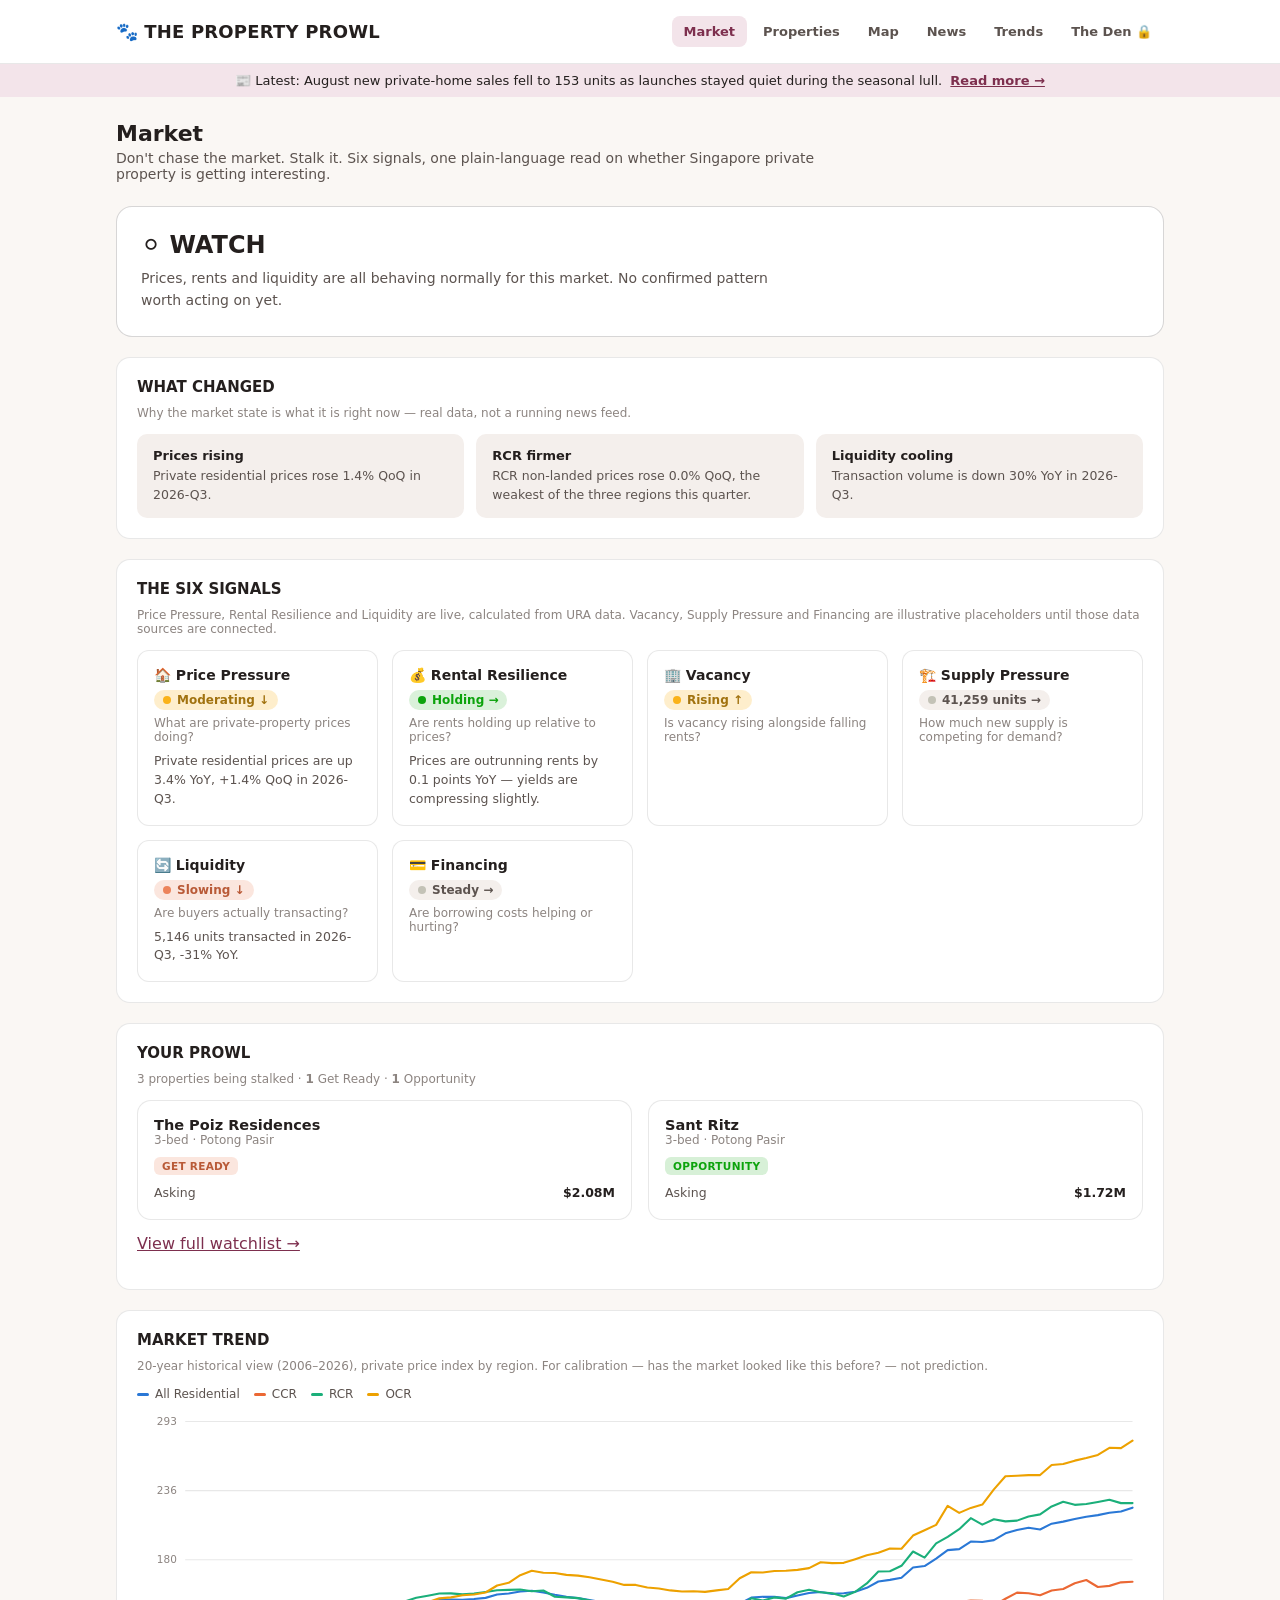
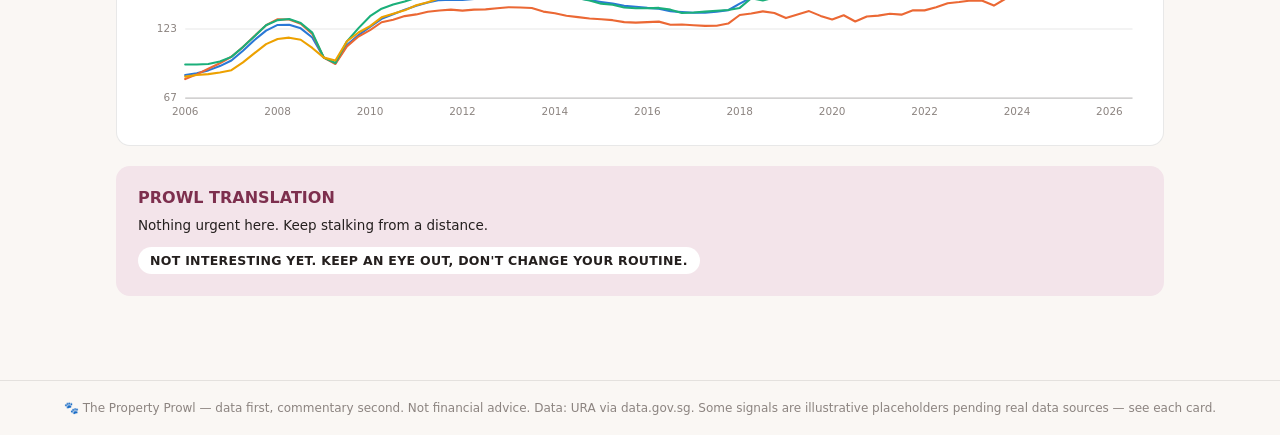
<file: index.html>
<!DOCTYPE html>
<html lang="en">
<head>
<meta charset="UTF-8">
<meta name="viewport" content="width=device-width, initial-scale=1.0">
<title>The Property Prowl — Market</title>
<link rel="stylesheet" href="shared/brand.css">
</head>
<body data-page="market">
  <div class="wrap">
    <header class="page-head">
      <h1>Market</h1>
      <p class="sub">Don't chase the market. Stalk it. Six signals, one plain-language read on whether Singapore private property is getting interesting.</p>
    </header>

    <div id="stateCard"></div>

    <div class="panel">
      <h2>WHAT CHANGED</h2>
      <p class="desc">Why the market state is what it is right now — real data, not a running news feed.</p>
      <div class="wc-grid" id="wcGrid"></div>
    </div>

    <div class="panel">
      <h2>THE SIX SIGNALS</h2>
      <p class="desc">Price Pressure, Rental Resilience and Liquidity are live, calculated from URA data. Vacancy, Supply Pressure and Financing are illustrative placeholders until those data sources are connected.</p>
      <div class="signal-grid" id="signalGrid"></div>
    </div>

    <div class="panel" id="yourProwlPanel"></div>

    <div class="panel">
      <h2>MARKET TREND</h2>
      <p class="desc">20-year historical view (2006–2026), private price index by region. For calibration — has the market looked like this before? — not prediction.</p>
      <div class="legend" id="trendLegend"></div>
      <div id="trendChart"></div>
    </div>

    <div id="translationCard"></div>
  </div>
  <div class="tooltip" id="tooltip"></div>
  <script src="shared/news-data.js"></script>
  <script src="shared/nav.js"></script>
  <script src="shared/data.js"></script>
  <script src="shared/charts.js"></script>
  <script src="shared/properties-store.js"></script>
  <script src="js/app-market.js"></script>
</body>
</html>
</file>
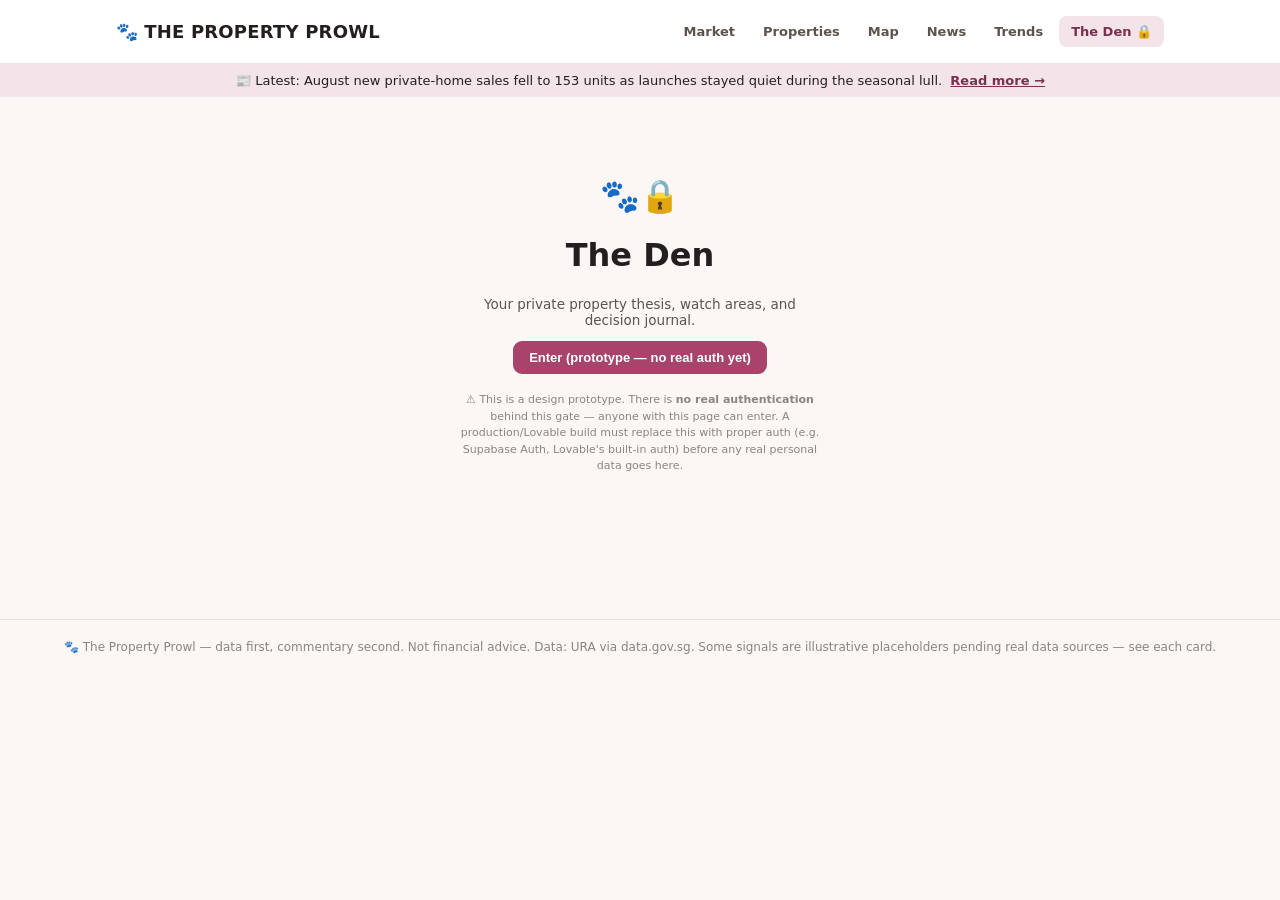
<file: den.html>
<!DOCTYPE html>
<html lang="en">
<head>
<meta charset="UTF-8">
<meta name="viewport" content="width=device-width, initial-scale=1.0">
<title>The Property Prowl — The Den</title>
<link rel="stylesheet" href="shared/brand.css">
</head>
<body data-page="den">
  <div class="wrap">
    <div id="gate" class="den-gate">
      <div class="paw">🐾🔒</div>
      <h1>The Den</h1>
      <p style="color:var(--text-secondary);font-size:13.5px;">Your private property thesis, watch areas, and decision journal.</p>
      <button class="btn" id="btnEnter">Enter (prototype — no real auth yet)</button>
      <p class="warn">⚠️ This is a design prototype. There is <b>no real authentication</b> behind this gate — anyone with this page can enter. A production/Lovable build must replace this with proper auth (e.g. Supabase Auth, Lovable's built-in auth) before any real personal data goes here.</p>
    </div>

    <div id="denContent" style="display:none;">
      <header class="page-head">
        <h1>The Den 🔒</h1>
        <p class="sub">Private layer. Not shown to other users of this product.</p>
      </header>

      <div class="panel">
        <h2>My Property #2 Thesis</h2>
        <p class="desc">Why we're looking, in our own words.</p>
        <textarea id="thesisText" style="width:100%;min-height:90px;background:var(--surface-2);border:1px solid var(--border);border-radius:8px;padding:10px;font-family:inherit;font-size:13px;color:var(--text-primary);" placeholder="e.g. Looking for a rental-now / home-later 3-bed in the OCR/city-fringe, targeting yield above 3.5% at entry..."></textarea>
        <div style="margin-top:8px;"><button class="btn ghost" id="btnSaveThesis">Save</button></div>
      </div>

      <div class="panel">
        <h2>Watch Areas</h2>
        <p class="desc">Current priority locations (from the default watchlist).</p>
        <div class="tag-row">
          <span class="tag" style="background:var(--surface-2);color:var(--text-secondary);">Serangoon</span>
          <span class="tag" style="background:var(--surface-2);color:var(--text-secondary);">Kovan</span>
          <span class="tag" style="background:var(--surface-2);color:var(--text-secondary);">Bartley</span>
          <span class="tag" style="background:var(--surface-2);color:var(--text-secondary);">Bishan</span>
          <span class="tag" style="background:var(--surface-2);color:var(--text-secondary);">Thomson</span>
          <span class="tag" style="background:var(--surface-2);color:var(--text-secondary);">Toa Payoh</span>
          <span class="tag" style="background:var(--surface-2);color:var(--text-secondary);">Potong Pasir</span>
          <span class="tag" style="background:var(--surface-2);color:var(--text-secondary);">Paya Lebar</span>
          <span class="tag" style="background:var(--surface-2);color:var(--text-secondary);">MacPherson</span>
          <span class="tag" style="background:var(--surface-2);color:var(--text-secondary);">Katong</span>
        </div>
        <p class="desc" style="margin-top:10px;">Plus broader OCR and selected RCR / city-fringe. Excludes CCR.</p>
      </div>

      <div class="panel">
        <h2>Property Criteria</h2>
        <p class="desc">What qualifies as interesting, for us specifically.</p>
        <ul style="font-size:13px;color:var(--text-secondary);line-height:1.8;">
          <li>2–3 bedrooms</li>
          <li>Condo, EC, Landed, New Launch or Resale</li>
          <li>Purpose: rental now + potential future home later</li>
          <li>Gross yield at asking: 3.5%+ preferred (see Rental Thresholds)</li>
        </ul>
      </div>

      <div class="panel">
        <h2>Decision Journal</h2>
        <p class="desc">What the market looked like, what we considered, why we did or didn't act.</p>
        <div id="journalList"></div>
        <div style="margin-top:12px;">
          <div class="field"><label>New entry</label><textarea id="journalEntry" style="width:100%;min-height:60px;background:var(--surface-2);border:1px solid var(--border);border-radius:8px;padding:10px;font-family:inherit;font-size:13px;color:var(--text-primary);" placeholder="What happened, what we're thinking..."></textarea></div>
          <button class="btn ghost" id="btnAddJournal">Add entry</button>
        </div>
      </div>

      <div class="panel">
        <h2>Why We Haven't Bought Yet</h2>
        <p class="desc" id="whyNotYet"></p>
      </div>

      <div class="panel">
        <span class="badge-illustrative" style="position:static;display:inline-block;margin-bottom:8px;">Illustrative</span>
        <h2>Market Snapshots</h2>
        <p class="desc">Historical snapshots of the dashboard at different points in time — not built yet. Would require periodically archiving the market state.</p>
      </div>
    </div>
  </div>
  <script src="shared/news-data.js"></script>
  <script src="shared/nav.js"></script>
  <script src="shared/data.js"></script>
  <script src="js/app-den.js"></script>
</body>
</html>
</file>
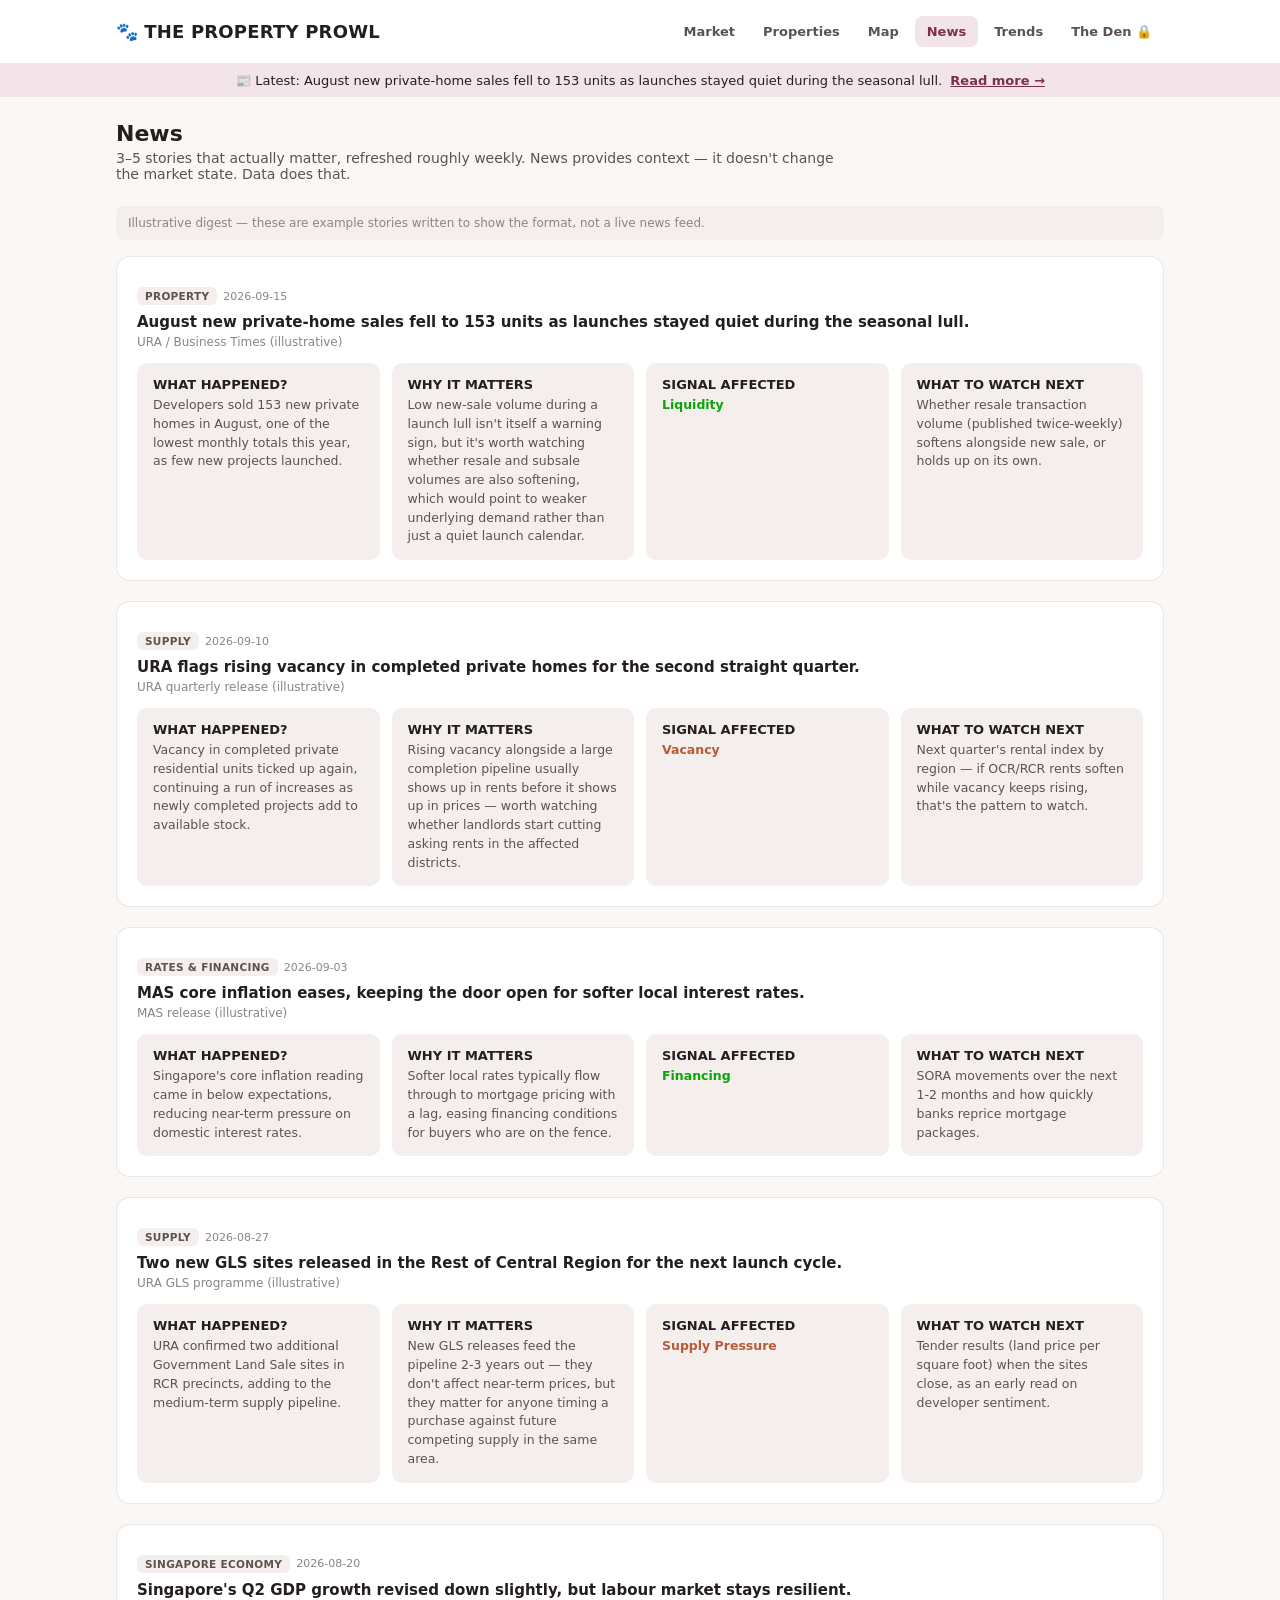
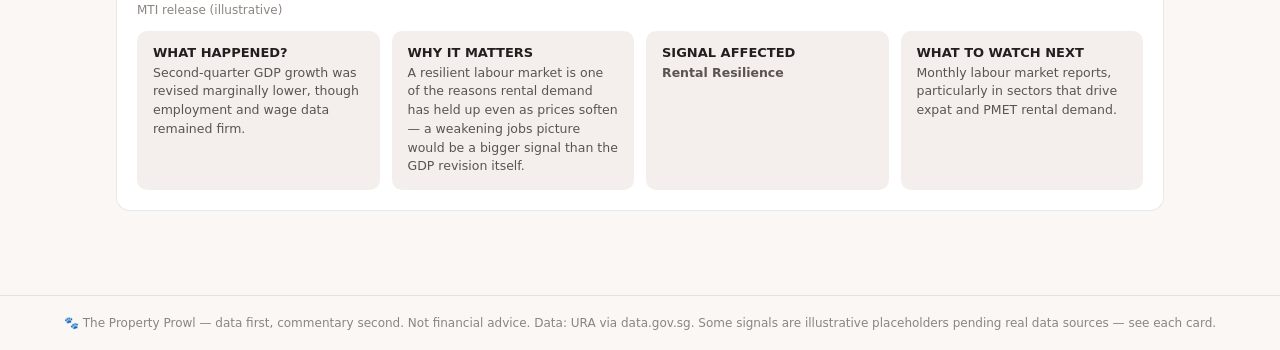
<file: news.html>
<!DOCTYPE html>
<html lang="en">
<head>
<meta charset="UTF-8">
<meta name="viewport" content="width=device-width, initial-scale=1.0">
<title>The Property Prowl — News</title>
<link rel="stylesheet" href="shared/brand.css">
</head>
<body data-page="news">
  <div class="wrap">
    <header class="page-head">
      <h1>News</h1>
      <p class="sub">3–5 stories that actually matter, refreshed roughly weekly. News provides context — it doesn't change the market state. Data does that.</p>
    </header>
    <div class="data-note">Illustrative digest — these are example stories written to show the format, not a live news feed.</div>
    <div id="newsList"></div>
  </div>
  <script src="shared/news-data.js"></script>
  <script src="shared/nav.js"></script>
  <script src="js/app-news.js"></script>
</body>
</html>
</file>
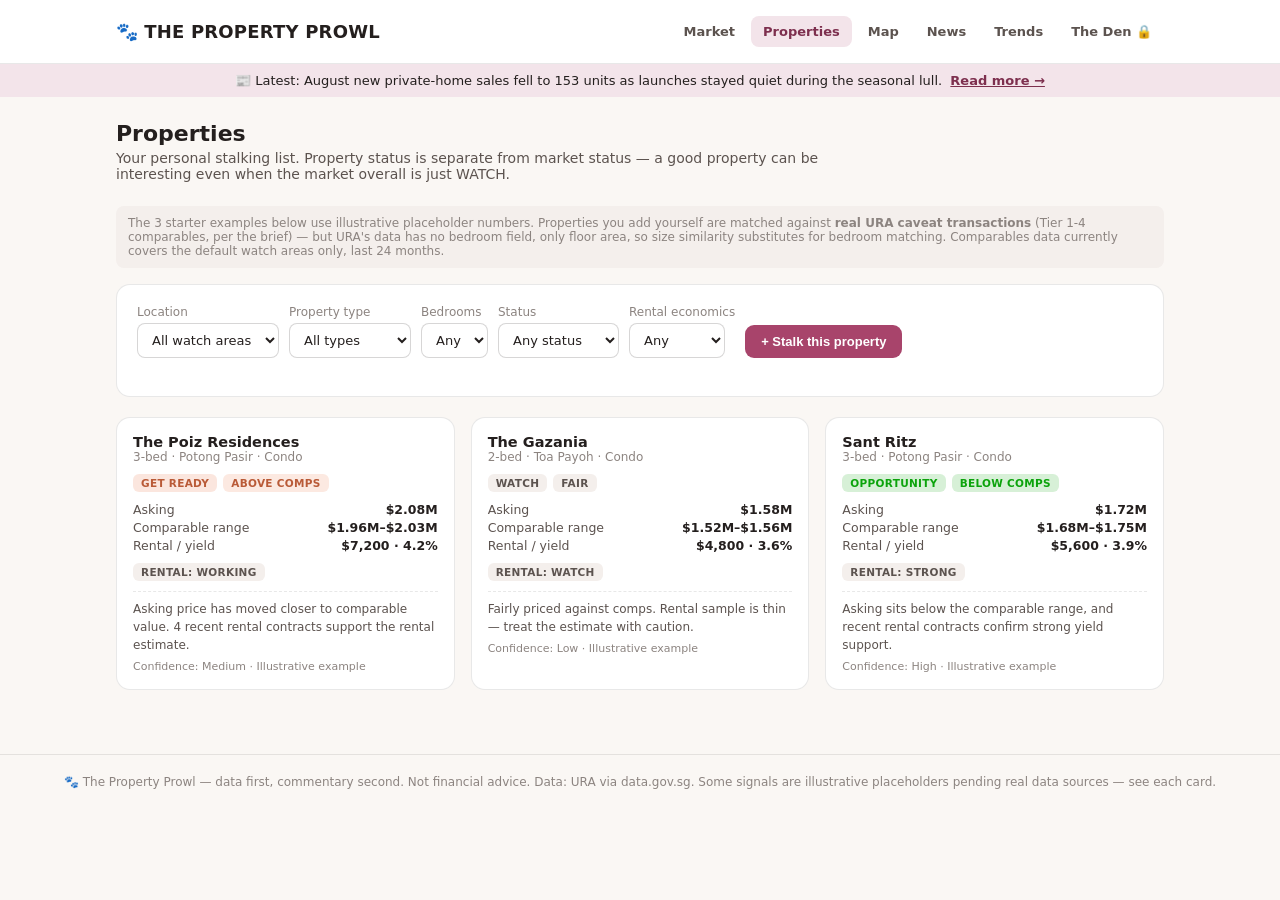
<file: properties.html>
<!DOCTYPE html>
<html lang="en">
<head>
<meta charset="UTF-8">
<meta name="viewport" content="width=device-width, initial-scale=1.0">
<title>The Property Prowl — Properties</title>
<link rel="stylesheet" href="shared/brand.css">
</head>
<body data-page="properties">
  <div class="wrap">
    <header class="page-head">
      <h1>Properties</h1>
      <p class="sub">Your personal stalking list. Property status is separate from market status — a good property can be interesting even when the market overall is just WATCH.</p>
    </header>

    <div class="data-note">The 3 starter examples below use illustrative placeholder numbers. Properties you add yourself are matched against <b>real URA caveat transactions</b> (Tier 1-4 comparables, per the brief) — but URA's data has no bedroom field, only floor area, so size similarity substitutes for bedroom matching. Comparables data currently covers the default watch areas only, last 24 months.</div>

    <div class="panel">
      <div class="filters">
        <div class="field">
          <label>Location</label>
          <select id="fLocation">
            <option value="">All watch areas</option>
            <option>Serangoon</option><option>Kovan</option><option>Bartley</option><option>Bishan</option>
            <option>Thomson</option><option>Toa Payoh</option><option>Potong Pasir</option><option>Paya Lebar</option>
            <option>MacPherson</option><option>Katong</option>
          </select>
        </div>
        <div class="field">
          <label>Property type</label>
          <select id="fType">
            <option value="">All types</option>
            <option>Condo</option><option>EC</option><option>Landed</option><option>New Launch</option><option>Resale</option>
          </select>
        </div>
        <div class="field">
          <label>Bedrooms</label>
          <select id="fBedrooms">
            <option value="">Any</option><option value="2">2</option><option value="3">3</option>
          </select>
        </div>
        <div class="field">
          <label>Status</label>
          <select id="fStatus">
            <option value="">Any status</option>
            <option value="WATCH">Watch</option><option value="STALKING">Stalking</option>
            <option value="GET_READY">Get Ready</option><option value="OPPORTUNITY">Opportunity</option>
          </select>
        </div>
        <div class="field">
          <label>Rental economics</label>
          <select id="fRental">
            <option value="">Any</option>
            <option value="weak">Weak</option><option value="watch">Watch</option>
            <option value="working">Working</option><option value="strong">Strong</option>
          </select>
        </div>
        <button class="btn" id="btnAdd">+ Stalk this property</button>
      </div>
    </div>

    <div class="panel" id="addPanel" style="display:none;">
      <h2>+ STALK THIS PROPERTY</h2>
      <p class="desc">No automated listing lookup yet — enter what you know manually. Development name should match the official URA project name for real comparables to match (e.g. "SANT RITZ") — try a watch-area project if you're testing.</p>
      <form id="addForm">
        <div class="filters">
          <div class="field"><label>Listing URL (optional)</label><input type="url" id="inUrl" placeholder="https://..."></div>
          <div class="field"><label>Development (URA project name)</label><input type="text" id="inName" required placeholder="e.g. SANT RITZ"></div>
          <div class="field">
            <label>Location</label>
            <select id="inArea" required>
              <option value="">Select...</option>
              <option>Serangoon</option><option>Kovan</option><option>Bartley</option><option>Bishan</option>
              <option>Thomson</option><option>Toa Payoh</option><option>Potong Pasir</option><option>Paya Lebar</option>
              <option>MacPherson</option><option>Katong</option>
            </select>
          </div>
          <div class="field"><label>Size (sqft)</label><input type="number" id="inSize" min="200" step="10" placeholder="e.g. 950"></div>
          <div class="field">
            <label>Property type</label>
            <select id="inPropertyType">
              <option value="">Unspecified</option>
              <option value="Condominium">Condominium</option>
              <option value="Apartment">Apartment</option>
              <option value="Executive Condominium">Executive Condominium</option>
              <option value="Terrace">Terrace</option>
              <option value="Semi-detached">Semi-detached</option>
              <option value="Detached">Detached</option>
            </select>
          </div>
          <div class="field"><label>Bedrooms</label><input type="number" id="inBedrooms" min="1" max="6" value="3"></div>
          <div class="field"><label>Asking price ($)</label><input type="number" id="inAsking" min="0" step="1000" required></div>
        </div>
        <button class="btn" type="submit">Add to Prowl</button>
        <button class="btn ghost" type="button" id="btnCancelAdd">Cancel</button>
        <span id="addStatus" style="font-size:12px;color:var(--text-muted);margin-left:8px;"></span>
      </form>
    </div>

    <div class="property-grid" id="propertyGrid"></div>
  </div>
  <div class="tooltip" id="tooltip"></div>
  <script src="shared/news-data.js"></script>
  <script src="shared/nav.js"></script>
  <script src="shared/properties-store.js"></script>
  <script src="shared/districts.js"></script>
  <script src="shared/comparables.js"></script>
  <script src="js/app-properties.js"></script>
</body>
</html>
</file>
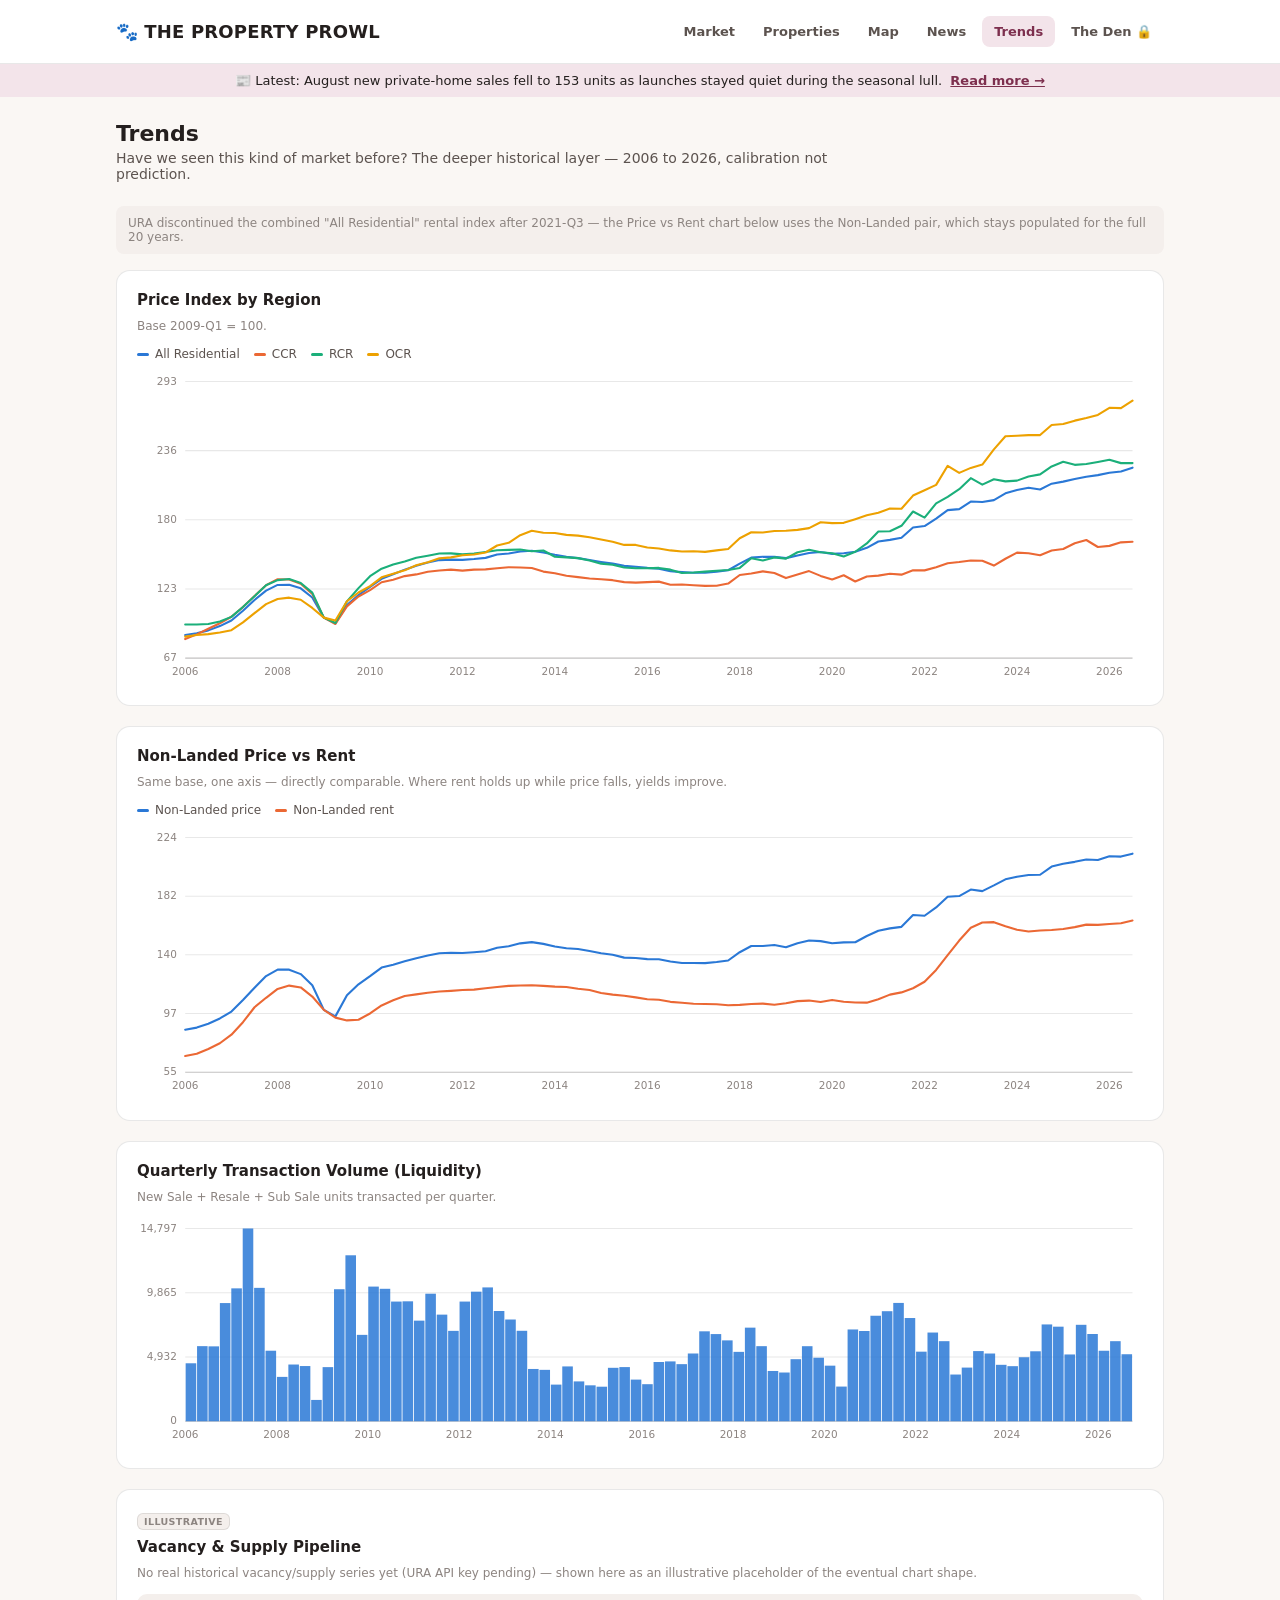
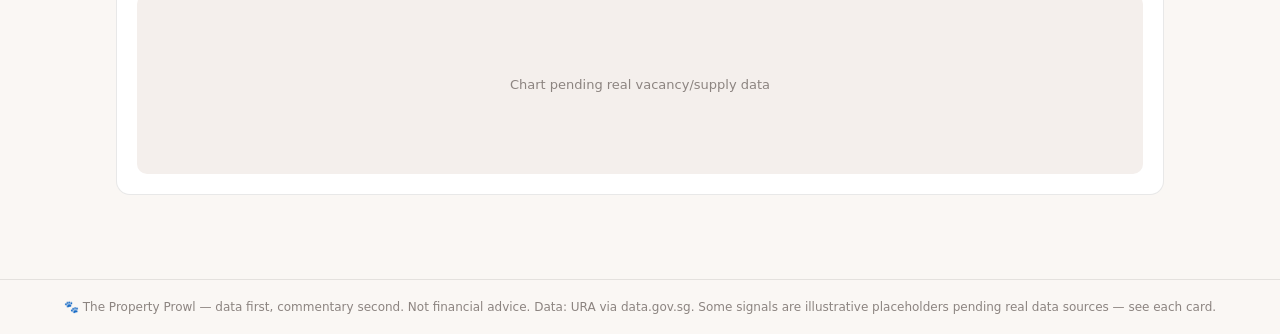
<file: trends.html>
<!DOCTYPE html>
<html lang="en">
<head>
<meta charset="UTF-8">
<meta name="viewport" content="width=device-width, initial-scale=1.0">
<title>The Property Prowl — Trends</title>
<link rel="stylesheet" href="shared/brand.css">
</head>
<body data-page="trends">
  <div class="wrap">
    <header class="page-head">
      <h1>Trends</h1>
      <p class="sub">Have we seen this kind of market before? The deeper historical layer — 2006 to 2026, calibration not prediction.</p>
    </header>

    <div class="data-note">URA discontinued the combined "All Residential" rental index after 2021-Q3 — the Price vs Rent chart below uses the Non-Landed pair, which stays populated for the full 20 years.</div>

    <div class="panel">
      <h2>Price Index by Region</h2>
      <p class="desc">Base 2009-Q1 = 100.</p>
      <div class="legend" id="legendPrice"></div>
      <div id="chartPrice"></div>
    </div>

    <div class="panel">
      <h2>Non-Landed Price vs Rent</h2>
      <p class="desc">Same base, one axis — directly comparable. Where rent holds up while price falls, yields improve.</p>
      <div class="legend" id="legendRent"></div>
      <div id="chartRent"></div>
    </div>

    <div class="panel">
      <h2>Quarterly Transaction Volume (Liquidity)</h2>
      <p class="desc">New Sale + Resale + Sub Sale units transacted per quarter.</p>
      <div id="chartLiquidity"></div>
    </div>

    <div class="panel">
      <span class="badge-illustrative" style="position:static;display:inline-block;margin-bottom:8px;">Illustrative</span>
      <h2>Vacancy & Supply Pipeline</h2>
      <p class="desc">No real historical vacancy/supply series yet (URA API key pending) — shown here as an illustrative placeholder of the eventual chart shape.</p>
      <div id="chartSupplyPlaceholder" style="height:180px;display:flex;align-items:center;justify-content:center;color:var(--text-muted);font-size:13px;background:var(--surface-2);border-radius:10px;">Chart pending real vacancy/supply data</div>
    </div>
  </div>
  <div class="tooltip" id="tooltip"></div>
  <script src="shared/news-data.js"></script>
  <script src="shared/nav.js"></script>
  <script src="shared/data.js"></script>
  <script src="shared/charts.js"></script>
  <script src="js/app-trends.js"></script>
</body>
</html>
</file>
<file: shared/brand.css>
/* The Property Prowl -- shared brand + component styles across all pages.
   Data-viz colors (chart series, status tiers) are a SEPARATE palette from
   brand chrome (nav, buttons, cards) -- see prowl-data-tokens below. This
   keeps the validated accessible data palette untouched by brand styling. */

:root {
  color-scheme: light;
  /* brand chrome */
  --brand-accent:      #a8446b;
  --brand-accent-soft: #f3e4ea;
  --brand-accent-dark: #7d2f4e;
  --page-bg:           #faf7f4;
  --surface-1:         #ffffff;
  --surface-2:         #f4efec;
  --text-primary:      #241f1e;
  --text-secondary:    #5c534f;
  --text-muted:        #8c8480;
  --border:            rgba(36,31,30,0.10);
  --border-strong:     rgba(36,31,30,0.18);

  /* data tokens -- same validated set used in the first dashboard, do not
     repurpose these for brand chrome */
  --status-good:     #0ca30c;
  --status-warning:  #fab219;
  --status-serious:  #ec835a;
  --status-critical: #d03b3b;
  --status-neutral:  #c3c2b7;
  --series-1: #2a78d6;
  --series-2: #eb6834;
  --series-3: #1baf7a;
  --series-4: #eda100;
}
@media (prefers-color-scheme: dark) {
  :root:where(:not([data-theme="light"])) {
    color-scheme: dark;
    --brand-accent:      #d9749a;
    --brand-accent-soft: #3a2530;
    --brand-accent-dark: #f0a8c0;
    --page-bg:           #16130f;
    --surface-1:         #211d1a;
    --surface-2:         #2a2521;
    --text-primary:      #f7f4f1;
    --text-secondary:    #c9c0ba;
    --text-muted:        #93897f;
    --border:            rgba(255,255,255,0.10);
    --border-strong:     rgba(255,255,255,0.18);
    --series-1: #3987e5;
    --series-2: #d95926;
    --series-3: #199e70;
    --series-4: #c98500;
  }
}
:root[data-theme="dark"] {
  color-scheme: dark;
  --brand-accent:      #d9749a;
  --brand-accent-soft: #3a2530;
  --brand-accent-dark: #f0a8c0;
  --page-bg:           #16130f;
  --surface-1:         #211d1a;
  --surface-2:         #2a2521;
  --text-primary:      #f7f4f1;
  --text-secondary:    #c9c0ba;
  --text-muted:        #93897f;
  --border:            rgba(255,255,255,0.10);
  --border-strong:     rgba(255,255,255,0.18);
  --series-1: #3987e5;
  --series-2: #d95926;
  --series-3: #199e70;
  --series-4: #c98500;
}

* { box-sizing: border-box; }
html, body { margin: 0; padding: 0; }
body {
  background: var(--page-bg);
  color: var(--text-primary);
  font-family: system-ui, -apple-system, "Segoe UI", sans-serif;
}
a { color: var(--brand-accent-dark); }
.wrap { max-width: 1080px; margin: 0 auto; padding: 0 16px 64px; }

/* ---------- header / nav ---------- */
.prowl-header { border-bottom: 1px solid var(--border); background: var(--surface-1); margin-bottom: 0; }
.prowl-header-inner { max-width: 1080px; margin: 0 auto; padding: 16px; display: flex; align-items: center; justify-content: space-between; flex-wrap: wrap; gap: 12px; }
.prowl-logo { font-size: 18px; font-weight: 700; letter-spacing: 0.2px; color: var(--text-primary); text-decoration: none; }
.prowl-logo .paw { margin-right: 6px; }
.prowl-nav { display: flex; gap: 4px; flex-wrap: wrap; }
.prowl-nav a { text-decoration: none; color: var(--text-secondary); font-size: 13px; font-weight: 600; padding: 8px 12px; border-radius: 8px; }
.prowl-nav a:hover { background: var(--surface-2); }
.prowl-nav a.active { color: var(--brand-accent-dark); background: var(--brand-accent-soft); }
.prowl-alert { background: var(--brand-accent-soft); color: var(--text-primary); font-size: 13px; padding: 9px 16px; text-align: center; }
.prowl-alert a { color: var(--brand-accent-dark); font-weight: 600; margin-left: 4px; }

/* ---------- generic layout ---------- */
header.page-head { padding: 24px 0 4px; }
header.page-head h1 { font-size: 22px; margin: 0 0 4px; }
header.page-head p.sub { color: var(--text-secondary); margin: 0 0 20px; font-size: 14px; max-width: 720px; }

.panel {
  background: var(--surface-1); border: 1px solid var(--border); border-radius: 14px;
  padding: 20px; margin-bottom: 20px;
}
.panel h2 { font-size: 15px; margin: 0 0 10px; }
.panel p.desc { font-size: 12px; color: var(--text-muted); margin: 0 0 14px; }

/* ---------- market state card ---------- */
.state-card {
  border-radius: 16px; padding: 24px; margin-bottom: 20px; border: 1px solid var(--border-strong);
  background: var(--surface-1);
}
.state-card .state-name { font-size: 24px; font-weight: 700; display: flex; align-items: center; gap: 10px; margin-bottom: 8px; }
.state-card .state-dot { width: 14px; height: 14px; border-radius: 50%; display: inline-block; }
.state-card p { color: var(--text-secondary); font-size: 14px; margin: 0; max-width: 640px; line-height: 1.6; }

/* ---------- what changed ---------- */
.wc-grid { display: grid; grid-template-columns: repeat(auto-fit, minmax(220px,1fr)); gap: 12px; }
.wc-card { background: var(--surface-2); border-radius: 10px; padding: 14px 16px; }
.wc-card .title { font-weight: 700; font-size: 13px; margin-bottom: 4px; }
.wc-card .detail { font-size: 12.5px; color: var(--text-secondary); line-height: 1.5; }

/* ---------- six signal cards ---------- */
.signal-grid { display: grid; grid-template-columns: repeat(auto-fit, minmax(230px,1fr)); gap: 14px; }
.signal-card { background: var(--surface-1); border: 1px solid var(--border); border-radius: 12px; padding: 16px; position: relative; }
.signal-card .icon-row { display: flex; align-items: center; justify-content: space-between; margin-bottom: 6px; }
.signal-card .name { font-weight: 700; font-size: 14px; }
.signal-card .status-pill { display: inline-flex; align-items: center; gap: 6px; font-size: 12px; font-weight: 700; padding: 3px 9px; border-radius: 999px; }
.signal-card .status-pill .dot { width: 8px; height: 8px; border-radius: 50%; }
.signal-card .question { font-size: 12px; color: var(--text-muted); margin: 6px 0 8px; }
.signal-card .detail { font-size: 12.5px; color: var(--text-secondary); line-height: 1.5; }
.badge-illustrative { position: absolute; top: 12px; right: 12px; font-size: 9.5px; font-weight: 700; text-transform: uppercase; letter-spacing: 0.4px; color: var(--text-muted); background: var(--surface-2); border: 1px solid var(--border); padding: 2px 6px; border-radius: 6px; }

.status-good     { color: var(--status-good); }
.status-warning  { color: #a1720f; }
.status-serious  { color: #b95a37; }
.status-critical { color: var(--status-critical); }
.status-neutral  { color: var(--text-secondary); }
.dot-good     { background: var(--status-good); }
.dot-warning  { background: var(--status-warning); }
.dot-serious  { background: var(--status-serious); }
.dot-critical { background: var(--status-critical); }
.dot-neutral  { background: var(--status-neutral); }
.pill-good    { background: color-mix(in srgb, var(--status-good) 15%, transparent); }
.pill-warning { background: color-mix(in srgb, var(--status-warning) 22%, transparent); }
.pill-serious { background: color-mix(in srgb, var(--status-serious) 20%, transparent); }
.pill-critical{ background: color-mix(in srgb, var(--status-critical) 18%, transparent); }
.pill-neutral { background: var(--surface-2); }

/* ---------- prowl translation ---------- */
.translation-card {
  background: var(--brand-accent-soft); border-radius: 14px; padding: 22px; margin-bottom: 20px;
}
.translation-card .headline { font-size: 16px; font-weight: 700; color: var(--brand-accent-dark); margin-bottom: 8px; }
.translation-card .body { font-size: 13.5px; color: var(--text-primary); line-height: 1.6; margin-bottom: 10px; }
.translation-card .tag { display: inline-block; font-size: 12.5px; font-weight: 700; color: var(--text-primary); background: var(--surface-1); padding: 6px 12px; border-radius: 999px; }

/* ---------- buttons / inputs ---------- */
.btn { display: inline-flex; align-items: center; gap: 6px; background: var(--brand-accent); color: #fff; border: none; padding: 9px 16px; border-radius: 9px; font-size: 13px; font-weight: 700; cursor: pointer; }
.btn:hover { background: var(--brand-accent-dark); }
.btn.ghost { background: transparent; color: var(--brand-accent-dark); border: 1px solid var(--border-strong); }
select, input[type=text], input[type=number], input[type=url] {
  background: var(--surface-1); border: 1px solid var(--border-strong); color: var(--text-primary);
  border-radius: 8px; padding: 8px 10px; font-size: 13px; font-family: inherit;
}
label { font-size: 12px; color: var(--text-muted); display: block; margin-bottom: 4px; }
.field { margin-bottom: 12px; }

/* ---------- property cards ---------- */
.property-grid { display: grid; grid-template-columns: repeat(auto-fit, minmax(260px,1fr)); gap: 16px; }
.property-card { background: var(--surface-1); border: 1px solid var(--border); border-radius: 14px; padding: 16px; }
.property-card .dev-name { font-weight: 700; font-size: 14.5px; }
.property-card .meta { font-size: 12px; color: var(--text-muted); margin-bottom: 10px; }
.property-card .price-row { display: flex; justify-content: space-between; font-size: 12.5px; margin: 3px 0; color: var(--text-secondary); }
.property-card .price-row b { color: var(--text-primary); }
.tag-row { display: flex; gap: 6px; flex-wrap: wrap; margin: 10px 0; }
.tag { font-size: 10.5px; font-weight: 700; text-transform: uppercase; letter-spacing: 0.3px; padding: 3px 8px; border-radius: 6px; }
.tag.status-watch      { background: var(--surface-2); color: var(--text-secondary); }
.tag.status-stalking   { background: color-mix(in srgb, var(--status-warning) 22%, transparent); color: #a1720f; }
.tag.status-get_ready  { background: color-mix(in srgb, var(--status-serious) 20%, transparent); color: #b95a37; }
.tag.status-opportunity{ background: color-mix(in srgb, var(--status-good) 16%, transparent); color: var(--status-good); }
.tag.value-below   { background: color-mix(in srgb, var(--status-good) 16%, transparent); color: var(--status-good); }
.tag.value-fair     { background: var(--surface-2); color: var(--text-secondary); }
.tag.value-above    { background: color-mix(in srgb, var(--status-serious) 18%, transparent); color: #b95a37; }
.property-card .note { font-size: 12px; color: var(--text-secondary); line-height: 1.5; margin-top: 8px; border-top: 1px dashed var(--border); padding-top: 8px; }
.confidence { font-size: 11px; color: var(--text-muted); margin-top: 6px; }

/* ---------- filters bar ---------- */
.filters { display: flex; flex-wrap: wrap; gap: 10px; align-items: end; margin-bottom: 18px; }
.filters .field { margin-bottom: 0; }

/* ---------- footer ---------- */
.prowl-footer { border-top: 1px solid var(--border); padding: 20px 16px; text-align: center; font-size: 12px; color: var(--text-muted); }

/* ---------- den gate ---------- */
.den-gate { max-width: 360px; margin: 80px auto; text-align: center; }
.den-gate .paw { font-size: 32px; }
.den-gate p.warn { font-size: 11px; color: var(--text-muted); margin-top: 18px; line-height: 1.5; }

/* ---------- misc ---------- */
.stat-row { display: grid; grid-template-columns: repeat(auto-fit, minmax(150px, 1fr)); gap: 12px; margin-bottom: 20px; }
.stat-tile { background: var(--surface-1); border: 1px solid var(--border); border-radius: 10px; padding: 14px 16px; }
.stat-tile .label { font-size: 12px; color: var(--text-muted); margin-bottom: 6px; }
.stat-tile .value { font-size: 20px; font-weight: 700; font-variant-numeric: tabular-nums; }

.data-note { font-size: 12px; color: var(--text-muted); background: var(--surface-2); border-radius: 8px; padding: 10px 12px; margin-bottom: 16px; }

svg { display: block; width: 100%; height: auto; overflow: visible; }
/* Leaflet renders its own SVG overlay pane for markers -- the generic rule
   above (sized for our own chart SVGs) collapses it to 0x0 because Leaflet
   relies on its width/height attributes, not percentage sizing. Restore
   native sizing inside any Leaflet map. */
.leaflet-container svg { width: auto; height: auto; }
.axis-label { fill: var(--text-muted); font-size: 10px; }
.gridline { stroke: var(--border); stroke-width: 1; }
.baseline { stroke: var(--border-strong); stroke-width: 1; }
.legend { display: flex; flex-wrap: wrap; gap: 14px; margin-bottom: 10px; font-size: 12px; color: var(--text-secondary); }
.legend .item { display: flex; align-items: center; gap: 6px; }
.legend .swatch { width: 12px; height: 3px; border-radius: 2px; display: inline-block; }

.tooltip {
  position: absolute; pointer-events: none; background: var(--text-primary); color: var(--surface-1);
  font-size: 12px; padding: 8px 10px; border-radius: 8px; line-height: 1.5; white-space: nowrap;
  transform: translate(-50%, -110%); z-index: 10; box-shadow: 0 4px 12px rgba(0,0,0,0.2);
  opacity: 0; transition: opacity 0.08s;
}
.tooltip.visible { opacity: 1; }
.tooltip .row { display: flex; justify-content: space-between; gap: 14px; }
.tooltip .swatch { width: 8px; height: 8px; border-radius: 50%; display: inline-block; margin-right: 6px; }
</file>
